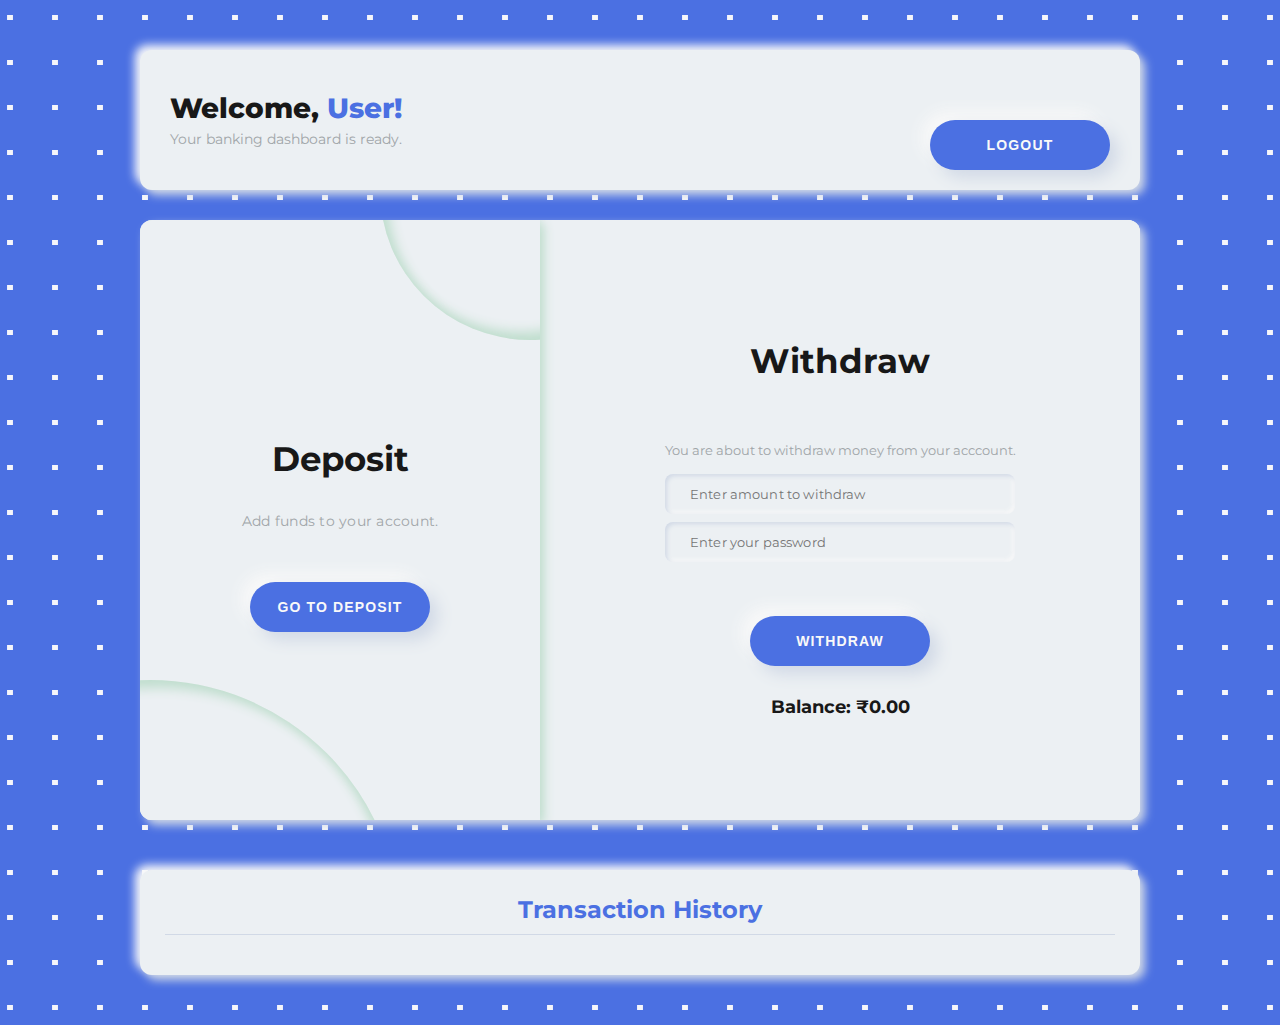
<file: dashboard.html>
<!DOCTYPE html>
<html lang="es" dir="ltr">

<head>
    <meta name="viewport" content="width=device-width, user-scalable=no, initial-scale=1.0">
    <meta charset="utf-8">
    <link rel="stylesheet" type="text/css" href="dashboard.css">
    <link href="https://fonts.googleapis.com/css2?family=Montserrat:wght@400;700;800&display=swap" rel="stylesheet">
</head>

<body>
    <div class="main-content-wrapper">
        
        <header class="welcome-message-header">
            <div class="welcome-text-group">
                <h1 class="welcome-title">Welcome, <span id="userNameDisplay">User!</span></h1> 
                <p class="welcome-subtitle">Your banking dashboard is ready.</p>
            </div>
            <button class="logout-button button" onclick="handleLogout()">LOGOUT</button>
        </header>

        <div class="main">
            <div class="container a-container" id="a-container">
                <form class="form" id="a-form" onsubmit="handleWithdrawal(event)">
                    <h2 class="form_title title">Withdraw</h2>
                    <span class="form__span">You are about to withdraw money from your acccount.</span>
                    <input class="form__input" type="number" placeholder="Enter amount to withdraw" id="withdrawAmount" required min="0.01" step="0.01">
                    <input class="form__input" type="password" placeholder="Enter your password" id="withdrawPassword" required>
                    <button class="form__button button submit">WITHDRAW</button>
                    <span class="form__balance">Balance: ₹<span id="currentBalanceDisplayWithdraw">0.00</span></span>
                </form>
            </div>
            <div class="container b-container" id="b-container">
                <form class="form" id="b-form" onsubmit="handleDeposit(event)">
                    <h2 class="form_title title">Deposit</h2>
                    <span class="form__span">You are about to deposit money into your account.</span>
                    <input class="form__input" type="number" placeholder="Enter amount to deposit" id="depositAmount" required min="0.01" step="0.01">
                    <input class="form__input" type="password" placeholder="Enter your password" id="depositPassword" required>
                    <button class="form__button button submit">DEPOSIT</button>
                    <span class="form__balance">Balance: ₹<span id="currentBalanceDisplayDeposit">0.00</span></span>
                </form>
            </div>
            <div class="switch" id="switch-cnt">
                <div class="switch__circle"></div>
                <div class="switch__circle switch__circle--t"></div>
                <div class="switch__container" id="switch-c1">
                    <h2 class="switch__title title">Deposit</h2>
                    <p class="switch__description description">Add funds to your account.
                    </p>
                    <button class="switch__button button switch-btn">GO TO DEPOSIT</button>
                </div>
                <div class="switch__container is-hidden" id="switch-c2">
                    <h2 class="switch__title title">Withdrawal</h2>
                    <p class="switch__description description">Retrieve funds from your account.</p>
                    <button class="switch__button button switch-btn">GO TO WITHDRAWAL</button>
                </div>
            </div>
        </div>

        <div class="history-section-wrapper">
            <h2 class="history-title">Transaction History</h2>
            <div id="transactionHistoryContainer" class="transaction-history-container">
                </div>
        </div>
    </div>
    <script src="dashboard.js"></script>

</body>

</html>
</file>
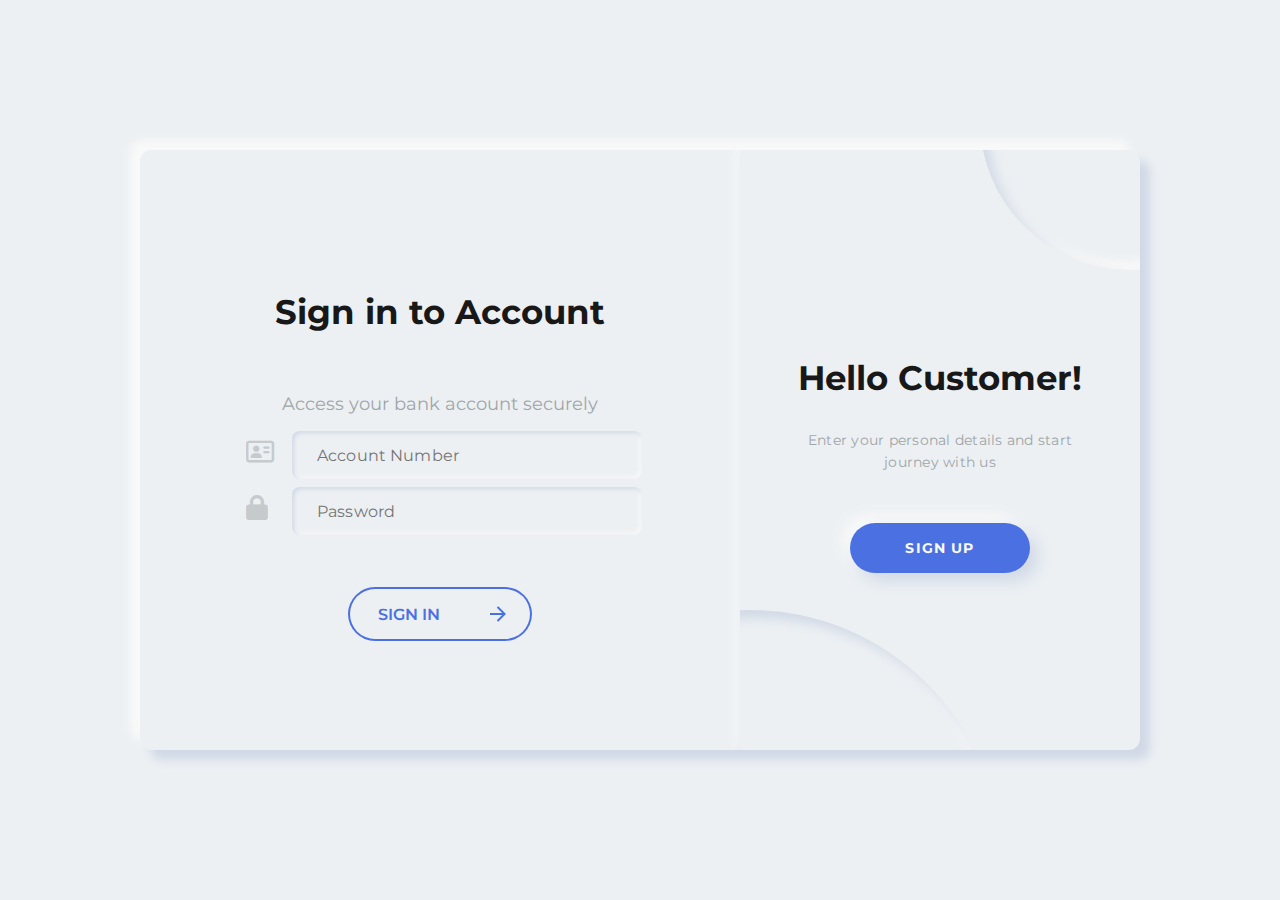
<file: login.html>
<!DOCTYPE html>
<html lang="es" dir="ltr">

<head>
    <meta name="viewport" content="width=device-width, user-scalable=no, initial-scale=1.0">
    <meta charset="utf-8">
    <link rel="stylesheet" href="registration.css">
    <link rel="shortcut icon" href="https://cdn-icons-png.flaticon.com/512/9720/9720576.png" type="image/x-icon">
    <link rel="stylesheet" href="https://cdnjs.cloudflare.com/ajax/libs/font-awesome/6.5.2/css/all.min.css">
    <link href="https://fonts.googleapis.com/css2?family=Montserrat:wght@400;700;800&display=swap" rel="stylesheet">
    <title>Sign In</title>
</head>

<body>
    <div class="main">
        <div class="container b-container" id="b-container" style="left: 0; z-index: 100;">
            <form class="form" id="b-form" onsubmit="login()">
                <h2 class="form_title title">Sign in to Account</h2>
                <div class="form__icons">
                </div>
                <span class="form__span">Access your bank account securely</span>

                <div class="input-group">
                    <i class="fa-regular fa-address-card form__icon"></i>
                    <input class="form__input" type="text" placeholder="Account Number" id="accno">
                </div>

                <div class="input-group">
                    <i class="fa-solid fa-lock form__icon"></i>
                    <input class="form__input" type="password" placeholder="Password" id="password">
                </div>

                <!-- <a class="form__link">Forgot your password?</a> -->
                <button class="animated-button">
                    <svg viewBox="0 0 24 24" class="arr-2" xmlns="http://www.w3.org/2000/svg">
                        <path
                            d="M16.1716 10.9999L10.8076 5.63589L12.2218 4.22168L20 11.9999L12.2218 19.778L10.8076 18.3638L16.1716 12.9999H4V10.9999H16.1716Z">
                        </path>
                    </svg>
                    <span class="text">SIGN IN</span>
                    <span class="circle"></span>
                    <svg viewBox="0 0 24 24" class="arr-1" xmlns="http://www.w3.org/2000/svg">
                        <path
                            d="M16.1716 10.9999L10.8076 5.63589L12.2218 4.22168L20 11.9999L12.2218 19.778L10.8076 18.3638L16.1716 12.9999H4V10.9999H16.1716Z">
                        </path>
                    </svg>
                </button>
            </form>
        </div>

        <div class="switch" id="switch-cnt" style="left: 600px;">
            <div class="switch__circle"></div>
            <div class="switch__circle switch__circle--t"></div>
            <div class="switch__container" id="switch-c2">
                <h2 class="switch__title title">Hello Customer!</h2>
                <p class="switch__description description">Enter your personal details and start journey with us</p>
                <a href="registration.html" class="switch__button button switch-btn"
                    style="text-decoration: none; display: flex; justify-content: center; align-items: center;">SIGN
                    UP</a>
            </div>
        </div>
    </div>
    <script>
        function login() {
            event.preventDefault()
            const accno = document.getElementById('accno').value.trim();
            const password = document.getElementById('password').value.trim();
            if (!accno || !password) {
                alert("Please fill the form")
            }
            else {
                let userData = JSON.parse(sessionStorage.getItem(accno))
                if (!userData) {
                    alert("Account Number does not exist. Please register.");
                    return;
                }
                if (userData.password == password) {
                    sessionStorage.setItem('loggedInAccNo',accno)
                    alert("Login successful")
                    window.location.href = "./dashboard.html"
                }
                else {
                    alert("Wrong passowrd")
                }

            }
        }
    </script>
</body>

</html>
</file>
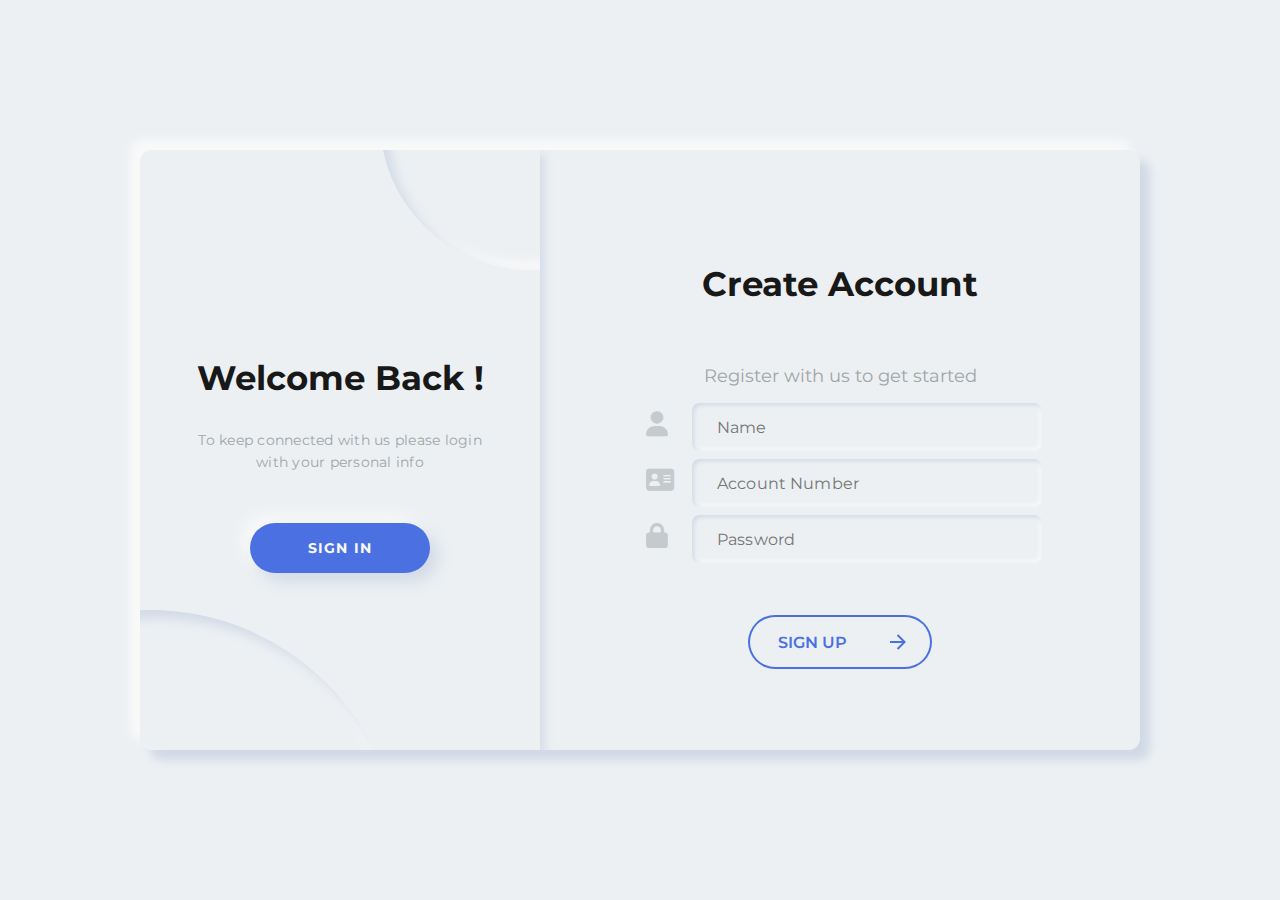
<file: registration.html>
<!DOCTYPE html>
<html lang="es" dir="ltr">

<head>
    <meta name="viewport" content="width=device-width, user-scalable=no, initial-scale=1.0">
    <meta charset="utf-8">
    <link rel="stylesheet" href="registration.css">
    <link rel="shortcut icon" href="https://cdn-icons-png.flaticon.com/512/9720/9720576.png" type="image/x-icon">
    <link rel="stylesheet" href="https://cdnjs.cloudflare.com/ajax/libs/font-awesome/6.5.2/css/all.min.css">
    <link href="https://fonts.googleapis.com/css2?family=Montserrat:wght@400;700;800&display=swap" rel="stylesheet">
    <title>Create Account</title>
</head>

<body>
    <div class="main">
        <div class="switch" id="switch-cnt" style="left: 0;">
            <div class="switch__circle"></div>
            <div class="switch__circle switch__circle--t"></div>
            <div class="switch__container" id="switch-c1">
                <h2 class="switch__title title">Welcome Back !</h2>
                <p class="switch__description description">To keep connected with us please login with your personal
                    info</p>
                <a href="login.html" class="switch__button button switch-btn"
                    style="text-decoration: none; display: flex; justify-content: center; align-items: center;">SIGN
                    IN</a>
            </div>
        </div>

        <div class="container a-container" id="a-container" style="left: 400px; z-index: 100;">
            <form class="form" id="a-form" onsubmit="addUser()" action="">
                <h2 class="form_title title">Create Account</h2>
                <span class="form__span">Register with us to get started</span>

                <div class="input-group">
                    <i class="fa-solid fa-user form__icon"></i>
                    <input class="form__input" type="text" placeholder="Name" id="name">
                </div>

                <div class="input-group">
                    <i class="fa-solid fa-address-card form__icon"></i>
                    <input class="form__input" type="text" placeholder="Account Number" id="accno">
                </div>

                <div class="input-group">
                    <i class="fa-solid fa-lock form__icon"></i>
                    <input class="form__input" type="password" placeholder="Password" id="password">
                </div>

                <!-- From Uiverse.io by gharsh11032000 -->
                <button class="animated-button">
                    <svg viewBox="0 0 24 24" class="arr-2" xmlns="http://www.w3.org/2000/svg">
                        <path
                            d="M16.1716 10.9999L10.8076 5.63589L12.2218 4.22168L20 11.9999L12.2218 19.778L10.8076 18.3638L16.1716 12.9999H4V10.9999H16.1716Z">
                        </path>
                    </svg>
                    <span class="text">SIGN UP</span>
                    <span class="circle"></span>
                    <svg viewBox="0 0 24 24" class="arr-1" xmlns="http://www.w3.org/2000/svg">
                        <path
                            d="M16.1716 10.9999L10.8076 5.63589L12.2218 4.22168L20 11.9999L12.2218 19.778L10.8076 18.3638L16.1716 12.9999H4V10.9999H16.1716Z">
                        </path>
                    </svg>
                </button>

            </form>
        </div>
    </div>

    <script>
        function addUser() {
            event.preventDefault()
            const name = document.getElementById('name').value.trim();
            const accno = document.getElementById('accno').value.trim();
            const password = document.getElementById('password').value.trim();
            if (!name || !accno || !password) {
                alert("Please fill in all fields.");
                return;
            }
            const userDetails = {
                name: name,
                password: password,
                balance: 0
            };
            if (sessionStorage.getItem(accno)) {
                alert("Account Number already registered. Please sign in.");
                return;
            }
            sessionStorage.setItem(accno, JSON.stringify(userDetails));
            alert("User registered successfully! You can now sign in.");
            window.location.href = "./login.html"
        }
        
    </script>
</body>

</html>
</file>
<file: dashboard.css>
*, *::after, *::before {
  margin: 0;
  padding: 0;
  box-sizing: border-box;
  user-select: none;
}

/* Generic */
body {
  width: 100%;
  min-height: 100vh;
  display: flex;
  justify-content: center;
  align-items: center; /* Changed to center to align the main-content-wrapper */
  font-family: "Montserrat", sans-serif;
  font-size: 12px;
  /* Retained existing body background for consistency */
  background-image: radial-gradient(circle at center, #f5f6fa 0.333333333333333vmin, transparent 0), radial-gradient(circle at center, #f5f6fa 0.333333333333333vmin, transparent 0), radial-gradient(circle at center, #f5f6fa 0.333333333333333vmin, transparent 0), radial-gradient(circle at center, #f5f6fa 0.333333333333333vmin, transparent 0);
  background-position: calc(50% + 0vmin) calc(50% + 0vmin);
  background-size: 5vmin 5vmin;
  -webkit-animation: xx 2s infinite linear;
  animation: xx 2s infinite linear;
  background-color: #4B70E2;
  color: #a0a5a8;
}
@-webkit-keyframes xx {
  to {
    background-size: 10vmin 10vmin;
    background-position: calc(50% + 5vmin) calc(50% + 0vmin);
  }
}
@keyframes xx {
  to {
    background-size: 10vmin 10vmin;
    background-position: calc(50% + 5vmin) calc(50% + 0vmin);
  }
}

/* Wrapper for all content (New) */
.main-content-wrapper {
  display: flex;
  flex-direction: column;
  align-items: center;
  padding: 50px 0;
  width: 100%;
}

/* Welcome Message (New) */
/* Welcome Message (Modified for Logout Button) */
.welcome-message-header {
width: 1000px;
max-width: 90%;
margin-bottom: 30px;
padding: 20px 30px; /* Added horizontal padding */
background-color: #ecf0f3;
box-shadow: 5px 5px 10px #d1d9e6, -5px -5px 10px #f9f9f9;
border-radius: 12px;

/* Flexbox for Alignment */
display: flex;
justify-content: space-between; /* Pushes welcome info and button to opposite ends */
align-items: center;
}
.welcome-info {
text-align: left; /* Ensure text remains left-aligned */
}
.welcome-title {
    font-size: 28px;
    font-weight: 800;
    color: #181818;
    line-height: 1.2;
    margin-bottom: 5px;
}

.welcome-title #userNameDisplay {
    color: #4B70E2; /* Highlight user name */
}

.welcome-subtitle {
    font-size: 14px;
    color: #a0a5a8;
}
/* LOGOUT BUTTON STYLES (New) */
.logout-button {
width: 120px; /* Smaller width for logout button */
height: 40px;
margin-top: 0; /* Remove top margin inherited from .button */
font-size: 12px;
letter-spacing: 0.8px;
background-color: #dc3545; /* Red color for logout/danger action */
box-shadow: 4px 4px 8px #d1d9e6, -4px -4px 8px #f9f9f9;
}
.logout-button:hover {
background-color: #C0DECE; /* Darker red on hover */
box-shadow: 6px 6px 10px #d1d9e6, -6px -6px 10px #f9f9f9;
transform: scale(0.985);
}
.logout-button:active, .logout-button:focus {
box-shadow: 2px 2px 6px #d1d9e6, -2px -2px 6px #f9f9f9;
transform: scale(0.97);
}
/**/
.main {
  position: relative;
  width: 1000px;
  min-width: 1000px;
  min-height: 600px;
  height: 600px;
  padding: 25px;
  background-color: #ecf0f3;
  box-shadow: 5px 5px 10px #d1d9e6;
  border-radius: 12px;
  overflow: hidden;
  margin-bottom: 40px; /* Space between dashboard and history */
}
@media (max-width: 1200px) {
  .main {
    transform: scale(0.7);
  }
}
@media (max-width: 1000px) {
  .main {
    transform: scale(0.6);
  }
}
@media (max-width: 800px) {
  .main {
    transform: scale(0.5);
  }
}
@media (max-width: 600px) {
  .main {
    transform: scale(0.4);
  }
}

.container {
  display: flex;
  justify-content: center;
  align-items: center;
  position: absolute;
  top: 0;
  width: 600px;
  height: 100%;
  padding: 25px;
  background-color: #ecf0f3;
  transition: 1.25s;
}

.form {
  display: flex;
  justify-content: center;
  align-items: center;
  flex-direction: column;
  width: 100%;
  height: 100%;
}
.form__icon {
  object-fit: contain;
  width: 30px;
  margin: 0 5px;
  opacity: 0.5;
  transition: 0.15s;
}
.form__icon:hover {
  opacity: 1;
  transition: 0.15s;
  cursor: pointer;
}
.form__input {
  width: 350px;
  height: 40px;
  margin: 4px 0;
  padding-left: 25px;
  font-size: 13px;
  letter-spacing: 0.15px;
  border: none;
  outline: none;
  font-family: "Montserrat", sans-serif;
  background-color: #ecf0f3;
  transition: 0.25s ease;
  border-radius: 8px;
  box-shadow: inset 2px 2px 4px #d1d9e6, inset -2px -2px 4px #f9f9f9;
}
.form__input:focus {
  box-shadow: inset 4px 4px 4px #d1d9e6, inset -4px -4px 4px #f9f9f9;
}
.form__span {
  margin-top: 30px;
  margin-bottom: 12px;
  font-size: small;
}
.form__balance {
  margin-top: 30px;
  margin-bottom: 12px;
  font-size: large;
  color: #181818; /* Ensure balance text is readable */
  font-weight: 700;
}
.form__link {
  color: #181818;
  font-size: 15px;
  margin-top: 25px;
  border-bottom: 1px solid #a0a5a8;
  line-height: 2;
}

.title {
  font-size: 34px;
  font-weight: 700;
  line-height: 3;
  color: #181818;
}

.description {
  font-size: 14px;
  letter-spacing: 0.25px;
  text-align: center;
  line-height: 1.6;
}

.button {
  width: 180px;
  height: 50px;
  border-radius: 25px;
  margin-top: 50px;
  font-weight: 700;
  font-size: 14px;
  letter-spacing: 1.15px;
  background-color: #4B70E2;
  color: #f9f9f9;
  box-shadow: 8px 8px 16px #d1d9e6, -8px -8px 16px #f9f9f9;
  border: none;
  outline: none;
  cursor: pointer;
}

/**/
.a-container {
  z-index: 100;
  left: calc(100% - 600px );
}

.b-container {
  left: calc(100% - 600px );
  z-index: 0;
}

.switch {
  display: flex;
  justify-content: center;
  align-items: center;
  position: absolute;
  top: 0;
  left: 0;
  height: 100%;
  width: 400px;
  padding: 50px;
  z-index: 200;
  transition: 1.25s;
  background-color: #ecf0f3;
  box-shadow: 4px 4px 10px #C0DECE, -4px -4px 10px #C0DECE;
  overflow: hidden;
}
.switch__circle {
  position: absolute;
  width: 500px;
  height: 500px;
  border-radius: 50%;
  background-color: #ecf0f3;
  box-shadow: inset 8px 8px 12px #C0DECE, inset -8px -8px 12px #C0DECE;
  bottom: -60%;
  left: -60%;
  transition: 1.25s;
}
.switch__circle--t {
  top: -30%;
  left: 60%;
  width: 300px;
  height: 300px;
}
.switch__container {
  display: flex;
  justify-content: center;
  align-items: center;
  flex-direction: column;
  position: absolute;
  width: 400px;
  padding: 50px 55px;
  transition: 1.25s;
}
.switch__button {
  cursor: pointer;
}
.switch__button:hover {
  box-shadow: 6px 6px 10px #d1d9e6, -6px -6px 10px #f9f9f9;
  transform: scale(0.985);
  transition: 0.25s;
}
.switch__button:active, .switch__button:focus {
  box-shadow: 2px 2px 6px #d1d9e6, -2px -2px 6px #f9f9f9;
  transform: scale(0.97);
  transition: 0.25s;
}

/**/
.is-txr {
  left: calc(100% - 400px );
  transition: 1.25s;
  transform-origin: left;
}

.is-txl {
  left: 0;
  transition: 1.25s;
  transform-origin: right;
}

.is-z200 {
  z-index: 200;
  transition: 1.25s;
}

.is-hidden {
  visibility: hidden;
  opacity: 0;
  position: absolute;
  transition: 1.25s;
}

.is-gx {
  animation: is-gx 1.25s;
}

@keyframes is-gx {
  0%, 10%, 100% {
    width: 400px;
  }
  30%, 50% {
    width: 500px;
  }
}

/* --- TRANSACTION HISTORY STYLES (New) --- */

.history-section-wrapper {
  width: 1000px;
  max-width: 90%;
  margin-top: 10px;
  padding: 25px;
  background-color: #ecf0f3;
  box-shadow: 5px 5px 10px #d1d9e6, -5px -5px 10px #f9f9f9;
  border-radius: 12px;
  color: #181818;
}

.history-title {
  font-size: 24px;
  font-weight: 700;
  color: #4B70E2;
  margin-bottom: 15px;
  padding-bottom: 10px;
  border-bottom: 1px solid #d1d9e6;
  text-align: center;
}

.transaction-history-container {
    overflow-x: auto; /* Allows table to scroll if too wide */
}

.transaction-table {
  width: 100%;
  border-collapse: collapse;
  font-size: 14px;
  /* Apply soft shadow/depth to the table itself */
  box-shadow: 2px 2px 5px #d1d9e6, -2px -2px 5px #f9f9f9;
  border-radius: 8px;
  overflow: hidden; /* Ensures rounded corners clip content */
}

.transaction-table thead th {
  background-color: #4B70E2; /* Blue header to match theme */
  color: white;
  padding: 15px 15px;
  text-align: left;
  font-weight: 700;
  letter-spacing: 0.5px;
  text-transform: uppercase;
}

.transaction-table tbody tr {
  background-color: #ecf0f3;
  border-bottom: 1px solid #d1d9e6;
  transition: background-color 0.3s;
}

.transaction-table tbody tr:hover {
  background-color: #e0e6ec;
}

.transaction-table tbody td {
  padding: 15px 15px;
  color: #181818;
}

.transaction-table .deposit-type {
  color: #28a745; /* Green for Deposit */
  font-weight: 600;
}

.transaction-table .withdraw-type {
  color: #dc3545; /* Red for Withdraw */
  font-weight: 600;
}

/* Responsive adjustments for the main dashboard */
@media (max-width: 1200px) {
  .main, .history-section-wrapper, .welcome-message-header {
    width: 90%;
    min-width: unset;
  }
}
@media (max-width: 1000px) {
  /* Prevent excessive scaling on smaller screens */
  .main {
    transform: scale(1);
    height: auto;
    min-height: 400px;
  }
  .container {
    position: static;
    width: 100%;
    height: auto;
    padding: 25px 0;
  }
  .switch {
    display: none; /* Hide the sliding switch effect on small screens */
  }
  /* Force a linear layout for forms if needed, though media queries might already handle this */
}
</file>
<file: registration.css>
*,
*::after,
*::before {
    margin: 0;
    padding: 0;
    box-sizing: border-box;
    user-select: none;
}
*{
    font-family: "Montserrat", sans-serif;
}
body {
    width: 100%;
    height: 100vh;
    display: flex;
    justify-content: center;
    align-items: center;
    font-size: 12px;
    background-color: #ecf0f3;
    color: #a0a5a8;
}

.main {
    position: relative;
    width: 1000px;
    min-width: 1000px;
    min-height: 600px;
    height: 600px;
    padding: 25px;
    background-color: #ecf0f3;
    box-shadow: 10px 10px 10px #d1d9e6, -10px -10px 10px #f9f9f9;
    border-radius: 12px;
    overflow: hidden;
}

@media (max-width: 1200px) {
    .main {
        transform: scale(0.7);
    }
}

@media (max-width: 1000px) {
    .main {
        transform: scale(0.6);
    }
}

@media (max-width: 800px) {
    .main {
        transform: scale(0.5);
    }
}

@media (max-width: 600px) {
    .main {
        transform: scale(0.4);
    }
}

.container {
    display: flex;
    justify-content: center;
    align-items: center;
    position: absolute;
    top: 0;
    width: 600px;
    height: 100%;
    padding: 25px;
    background-color: #ecf0f3;
    transition: 1.25s;
}

.form {
    display: flex;
    justify-content: center;
    align-items: center;
    flex-direction: column;
    width: 100%;
    height: 100%;
}

.form__icon {
    object-fit: contain;
    width: 35px;
    margin: 0 8px;
    opacity: 0.5;
    transition: 0.15s;
    font-size: 25px;
}

.form__input {
    width: 350px;
    height: 48px;
    margin: 4px 0;
    padding-left: 25px;
    font-size: 16px;
    letter-spacing: 0.15px;
    border: none;
    outline: none;
    font-family: "Montserrat", sans-serif;
    background-color: #ecf0f3;
    transition: 0.25s ease;
    border-radius: 8px;
    box-shadow: inset 2px 2px 4px #d1d9e6, inset -2px -2px 4px #f9f9f9;
}

.form__input:focus {
    box-shadow: inset 4px 4px 4px #d1d9e6, inset -4px -4px 4px #f9f9f9;
}

.form__span {
    margin-top: 30px;
    margin-bottom: 12px;
    font-size: large;
}


.title {
    font-size: 34px;
    font-weight: 700;
    line-height: 3;
    color: #181818;
}

.description {
    font-size: 14px;
    letter-spacing: 0.25px;
    text-align: center;
    line-height: 1.6;
}

.button {
    width: 180px;
    height: 50px;
    border-radius: 25px;
    margin-top: 50px;
    font-weight: 700;
    font-size: 14px;
    letter-spacing: 1.15px;
    background-color: #4B70E2;
    color: #f9f9f9;
    box-shadow: 8px 8px 16px #d1d9e6, -8px -8px 16px #f9f9f9;
    border: none;
    outline: none;
}

.a-container {
    z-index: 100;
    left: calc(100% - 600px);
}

.b-container {
    left: calc(100% - 600px);
    z-index: 0;
}

.switch {
    display: flex;
    justify-content: center;
    align-items: center;
    position: absolute;
    top: 0;
    left: 0;
    height: 100%;
    width: 400px;
    padding: 50px;
    z-index: 200;
    transition: 1.25s;
    background-color: #ecf0f3;
    overflow: hidden;
    box-shadow: 4px 4px 10px #d1d9e6, -4px -4px 10px #f9f9f9;
}

.switch__circle {
    position: absolute;
    width: 500px;
    height: 500px;
    border-radius: 50%;
    background-color: #ecf0f3;
    box-shadow: inset 8px 8px 12px #d1d9e6, inset -8px -8px 12px #f9f9f9;
    bottom: -60%;
    left: -60%;
    transition: 1.25s;
}

.switch__circle--t {
    top: -30%;
    left: 60%;
    width: 300px;
    height: 300px;
}

.switch__container {
    display: flex;
    justify-content: center;
    align-items: center;
    flex-direction: column;
    position: absolute;
    width: 400px;
    padding: 50px 55px;
    transition: 1.25s;
}

.switch__button {
    cursor: pointer;
}

.switch__button:hover {
    box-shadow: 6px 6px 10px #d1d9e6, -6px -6px 10px #f9f9f9;
    background-color: #f9f9f9;
    color: #4B70E2;
    transform: scale(0.985);
    transition: 0.25s;
}

.switch__button:active,
.switch__button:focus {
    box-shadow: 2px 2px 6px #d1d9e6, -2px -2px 6px #f9f9f9;
    transform: scale(0.97);
    transition: 0.25s;
}

.is-txr {
    left: calc(100% - 400px);
    transition: 1.25s;
    transform-origin: left;
}

.is-txl {
    left: 0;
    transition: 1.25s;
    transform-origin: right;
}

.is-z200 {
    z-index: 200;
    transition: 1.25s;
}

.is-hidden {
    visibility: hidden;
    opacity: 0;
    position: absolute;
    transition: 1.25s;
}

.is-gx {
    animation: is-gx 1.25s;
}

@keyframes is-gx {

    0%,
    10%,
    100% {
        width: 400px;
    }

    30%,
    50% {
        width: 500px;
    }
}

/* From Uiverse.io by gharsh11032000 */
.animated-button {
    width: 180px;
    height: 50px;
    border-radius: 25px;
    margin-top: 50px;
    position: relative;
    display: flex;
    align-items: center;
    gap: 4px;
    padding: 16px 36px;
    border: 4px solid;
    border-color: transparent;
    font-size: 16px;
    background-color: inherit;

    font-weight: 600;
    color: #4B70E2;
    box-shadow: 0 0 0 2px #4B70E2;
    cursor: pointer;
    overflow: hidden;
    transition: all 0.6s cubic-bezier(0.23, 1, 0.32, 1);
}

.animated-button svg {
    position: absolute;
    width: 24px;
    fill: #4B70E2;
    z-index: 9;
    transition: all 0.8s cubic-bezier(0.23, 1, 0.32, 1);
}

.animated-button .arr-1 {
    right: 16px;
}

.animated-button .arr-2 {
    left: -25%;
}

.animated-button .circle {
    position: absolute;
    top: 50%;
    left: 50%;
    transform: translate(-50%, -50%);
    width: 20px;
    height: 20px;
    background-color: #4B70E2;
    border-radius: 50%;
    opacity: 0;
    transition: all 0.8s cubic-bezier(0.23, 1, 0.32, 1);
}

.animated-button .text {
    position: relative;
    z-index: 1;
    transform: translateX(-12px);
    transition: all 0.8s cubic-bezier(0.23, 1, 0.32, 1);
}

.animated-button:hover {
    box-shadow: 0 0 0 12px transparent;
    color: #212121;
    border-radius: 12px;
}

.animated-button:hover .arr-1 {
    right: -25%;
}

.animated-button:hover .arr-2 {
    left: 16px;
}

.animated-button:hover .text {
    transform: translateX(12px);
}

.animated-button:hover svg {
    fill: #212121;
}

.animated-button:active {
    scale: 0.95;
    box-shadow: 0 0 0 4px greenyellow;
}

.animated-button:hover .circle {
    width: 220px;
    height: 220px;
    opacity: 1;
}
</file>
